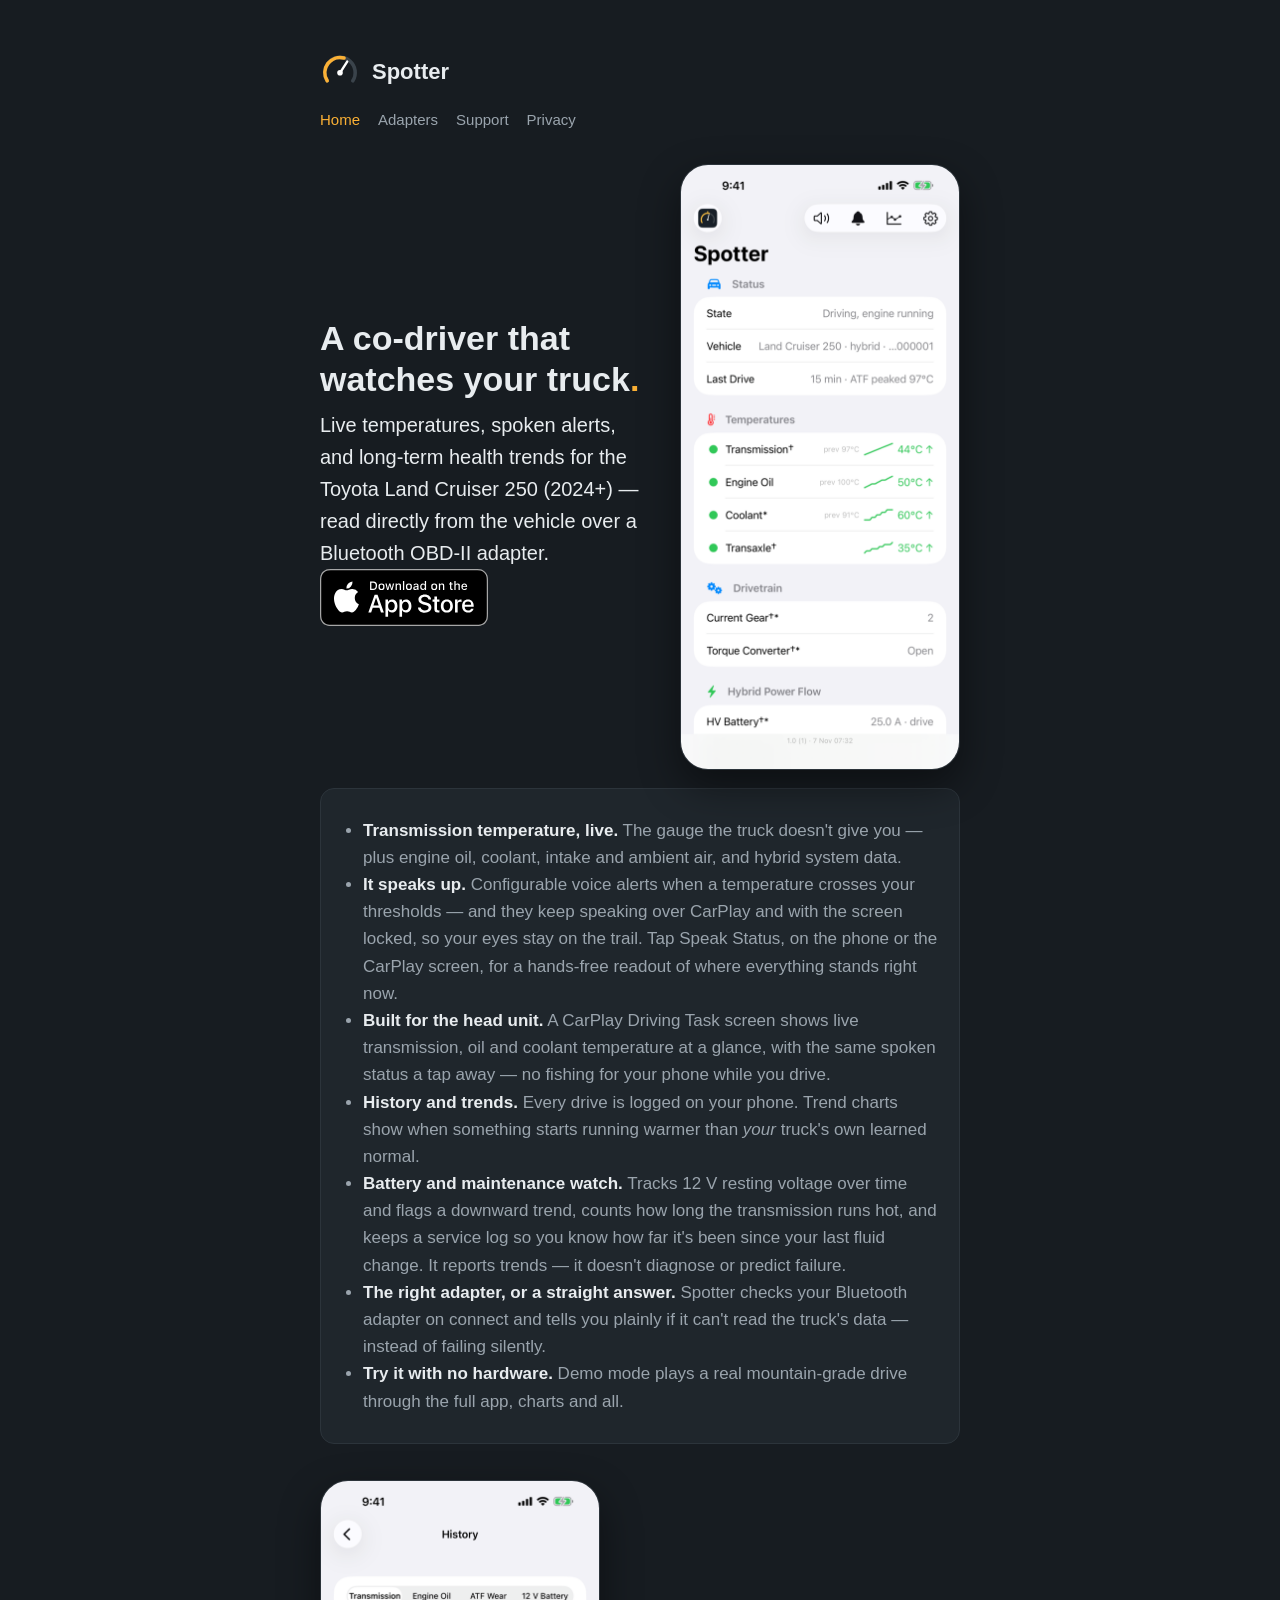
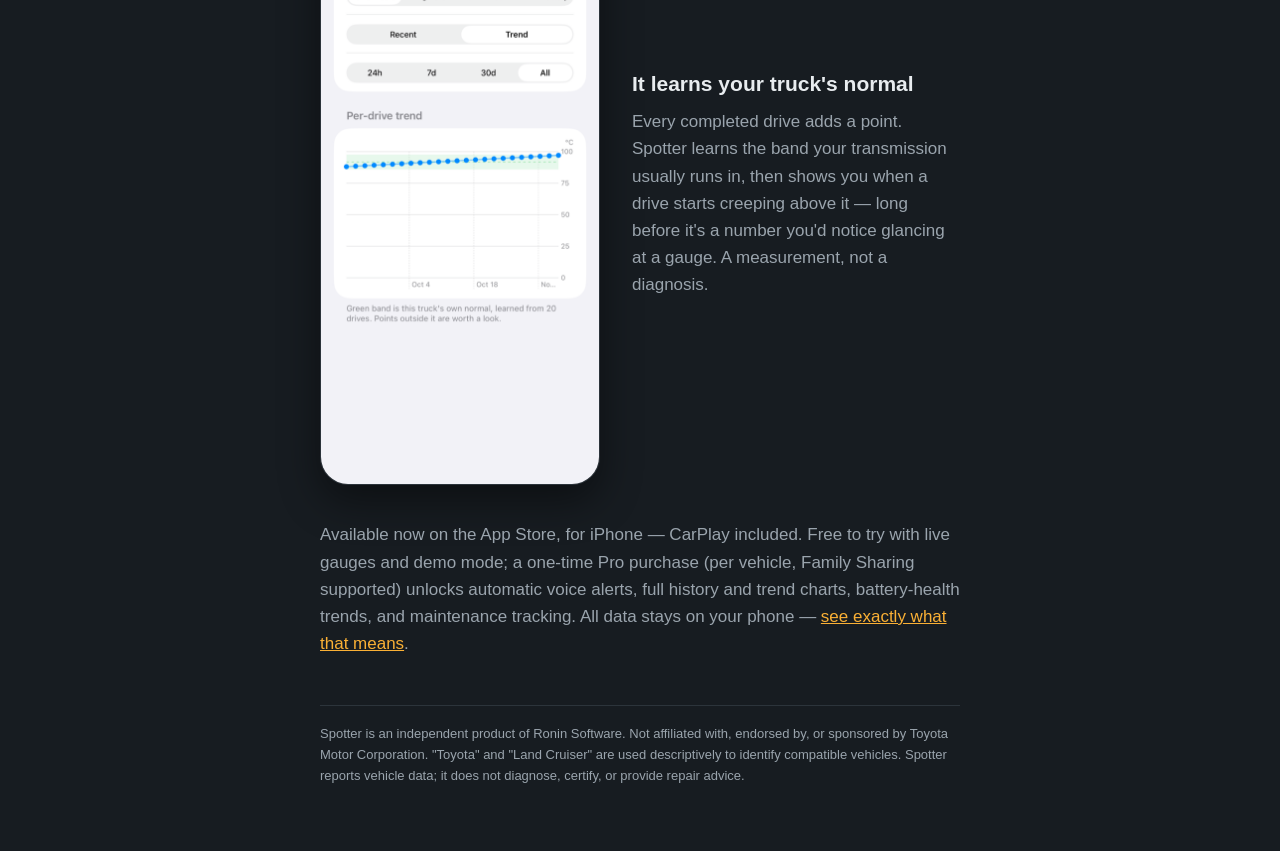
<file: index.html>
<!DOCTYPE html>
<html lang="en">
<head>
<meta charset="utf-8">
<meta name="viewport" content="width=device-width, initial-scale=1">
<title>Spotter — Truck Health Monitor</title>
<link rel="stylesheet" href="style.css">
</head>
<body>
<main>
<header class="site"><svg viewBox="0 0 100 100" xmlns="http://www.w3.org/2000/svg" class="dial" aria-hidden="true">
  <path d="M 18 72 A 38 38 0 1 1 82 72" fill="none" stroke="#3a434b" stroke-width="9" stroke-linecap="round"/>
  <path d="M 18 72 A 38 38 0 0 1 60 15" fill="none" stroke="#fab035" stroke-width="9" stroke-linecap="round"/>
  <line x1="50" y1="52" x2="68" y2="24" stroke="#fff" stroke-width="6" stroke-linecap="round"/>
  <circle cx="50" cy="52" r="7" fill="#fff"/>
</svg><a href="index.html">Spotter</a></header>
<nav>
  <a href="index.html" class="here">Home</a>
  <a href="adapters.html" >Adapters</a>
  <a href="support.html" >Support</a>
  <a href="privacy.html" >Privacy</a>
</nav>
<section class="hero">
<div class="hero-copy">
<h1>A co-driver that watches your truck<span class="amber">.</span></h1>
<p class="lead">Live temperatures, spoken alerts, and long-term health trends for the
Toyota Land Cruiser 250 (2024+) — read directly from the vehicle over a Bluetooth OBD-II
adapter.</p>
<p><a class="badge-link" href="https://apps.apple.com/app/id6826431622"><img class="badge"
src="appstore-badge.svg" width="168" height="56" alt="Download on the App Store"></a></p>
</div>
<img class="hero-shot" src="hero-dashboard.png" width="280"
alt="Spotter's dashboard: live transmission, engine oil, coolant and transaxle temperatures
with colour-coded values and trend sparklines.">
</section>
<div class="panel">
<ul>
<li><strong>Transmission temperature, live.</strong> The gauge the truck doesn't give you —
plus engine oil, coolant, intake and ambient air, and hybrid system data.</li>
<li><strong>It speaks up.</strong> Configurable voice alerts when a temperature crosses your
thresholds — and they keep speaking over CarPlay and with the screen locked, so your eyes
stay on the trail. Tap Speak Status, on the phone or the CarPlay screen, for a hands-free
readout of where everything stands right now.</li>
<li><strong>Built for the head unit.</strong> A CarPlay Driving Task screen shows live
transmission, oil and coolant temperature at a glance, with the same spoken status a tap
away — no fishing for your phone while you drive.</li>
<li><strong>History and trends.</strong> Every drive is logged on your phone. Trend charts
show when something starts running warmer than <em>your</em> truck's own learned normal.</li>
<li><strong>Battery and maintenance watch.</strong> Tracks 12&nbsp;V resting voltage over time
and flags a downward trend, counts how long the transmission runs hot, and keeps a service log
so you know how far it's been since your last fluid change. It reports trends — it doesn't
diagnose or predict failure.</li>
<li><strong>The right adapter, or a straight answer.</strong> Spotter checks your Bluetooth
adapter on connect and tells you plainly if it can't read the truck's data — instead of
failing silently.</li>
<li><strong>Try it with no hardware.</strong> Demo mode plays a real mountain-grade drive
through the full app, charts and all.</li>
</ul>
</div>
<section class="showcase">
<img class="hero-shot" src="hero-trend.png" width="280"
alt="A trend chart of per-drive transmission temperature against a learned green baseline band.">
<div class="hero-copy">
<h2>It learns your truck's normal</h2>
<p>Every completed drive adds a point. Spotter learns the band your transmission usually runs
in, then shows you when a drive starts creeping above it — long before it's a number you'd
notice glancing at a gauge. A measurement, not a diagnosis.</p>
</div>
</section>
<p>Available now on the App Store, for iPhone — CarPlay included. Free to try with live gauges
and demo mode; a one-time Pro purchase (per vehicle, Family Sharing supported) unlocks
automatic voice alerts, full history and trend charts, battery-health trends, and maintenance
tracking. All data stays on your phone — <a href="privacy.html">see exactly what that
means</a>.</p>
<footer>
<p>Spotter is an independent product of Ronin Software. Not affiliated with, endorsed by, or
sponsored by Toyota Motor Corporation. "Toyota" and "Land Cruiser" are used descriptively to
identify compatible vehicles. Spotter reports vehicle data; it does not diagnose, certify, or
provide repair advice.</p>
</footer>
</main>
</body>
</html>
</file>
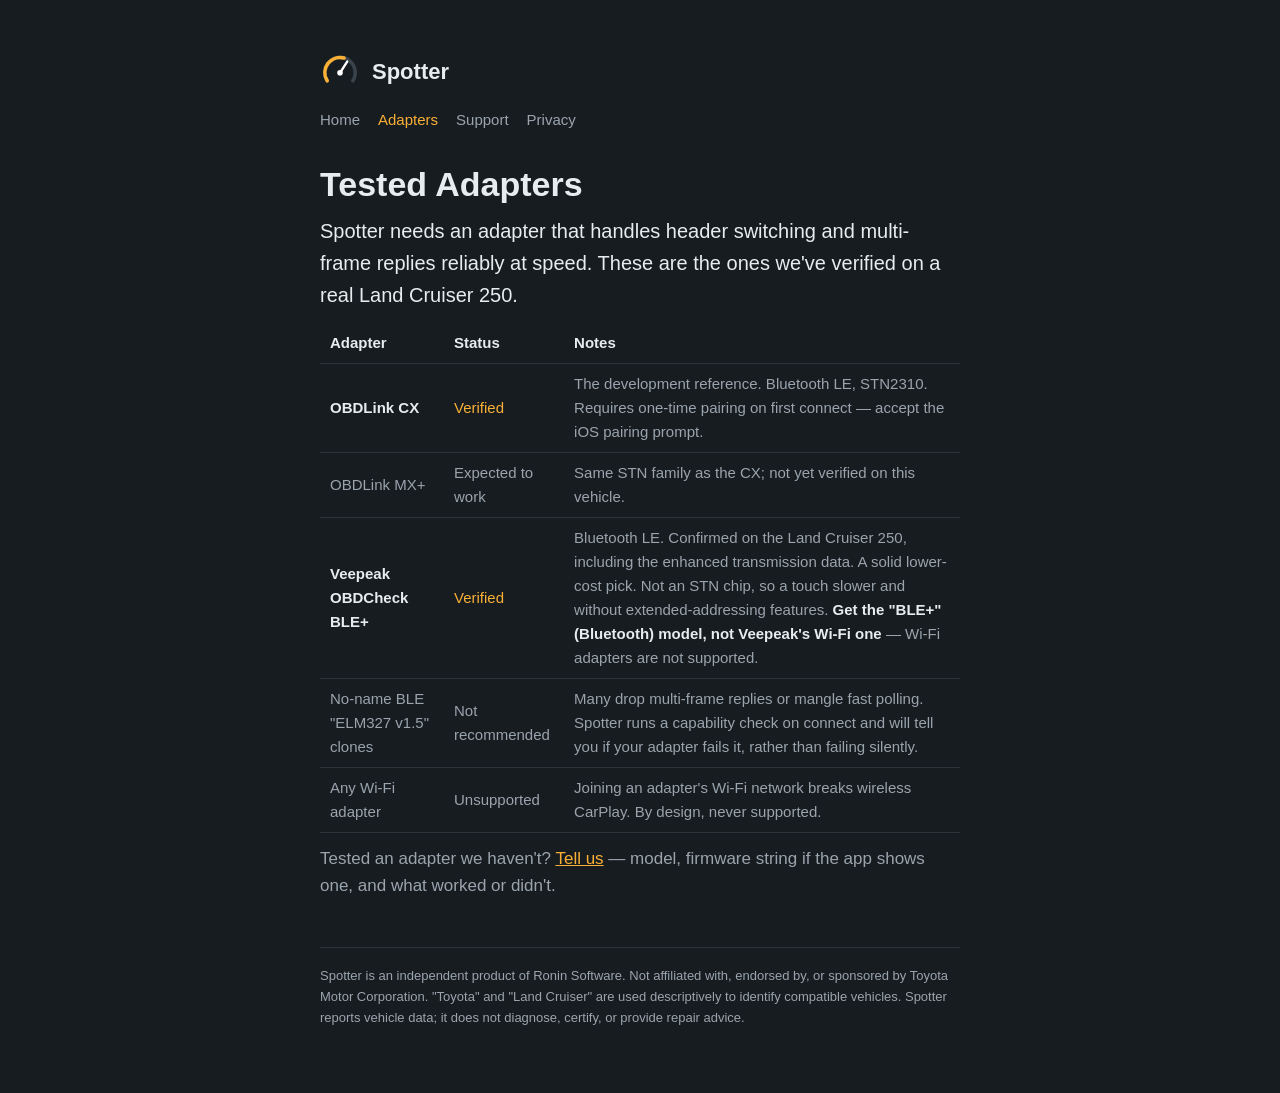
<file: adapters.html>
<!DOCTYPE html>
<html lang="en">
<head>
<meta charset="utf-8">
<meta name="viewport" content="width=device-width, initial-scale=1">
<title>Tested Adapters — Spotter</title>
<link rel="stylesheet" href="style.css">
</head>
<body>
<main>
<header class="site"><svg viewBox="0 0 100 100" xmlns="http://www.w3.org/2000/svg" class="dial" aria-hidden="true">
  <path d="M 18 72 A 38 38 0 1 1 82 72" fill="none" stroke="#3a434b" stroke-width="9" stroke-linecap="round"/>
  <path d="M 18 72 A 38 38 0 0 1 60 15" fill="none" stroke="#fab035" stroke-width="9" stroke-linecap="round"/>
  <line x1="50" y1="52" x2="68" y2="24" stroke="#fff" stroke-width="6" stroke-linecap="round"/>
  <circle cx="50" cy="52" r="7" fill="#fff"/>
</svg><a href="index.html">Spotter</a></header>
<nav>
  <a href="index.html" >Home</a>
  <a href="adapters.html" class="here">Adapters</a>
  <a href="support.html" >Support</a>
  <a href="privacy.html" >Privacy</a>
</nav>
<h1>Tested Adapters</h1>
<p class="lead">Spotter needs an adapter that handles header switching and multi-frame
replies reliably at speed. These are the ones we've verified on a real Land Cruiser 250.</p>
<table>
<tr><th>Adapter</th><th>Status</th><th>Notes</th></tr>
<tr><td><strong>OBDLink CX</strong></td><td class="amber">Verified</td>
<td>The development reference. Bluetooth LE, STN2310. Requires one-time pairing on first
connect — accept the iOS pairing prompt.</td></tr>
<tr><td>OBDLink MX+</td><td>Expected to work</td>
<td>Same STN family as the CX; not yet verified on this vehicle.</td></tr>
<tr><td><strong>Veepeak OBDCheck BLE+</strong></td><td class="amber">Verified</td>
<td>Bluetooth LE. Confirmed on the Land Cruiser 250, including the enhanced transmission data.
A solid lower-cost pick. Not an STN chip, so a touch slower and without extended-addressing
features. <strong>Get the "BLE+" (Bluetooth) model, not Veepeak's Wi-Fi one</strong> — Wi-Fi
adapters are not supported.</td></tr>
<tr><td>No-name BLE "ELM327 v1.5" clones</td><td>Not recommended</td>
<td>Many drop multi-frame replies or mangle fast polling. Spotter runs a capability check on
connect and will tell you if your adapter fails it, rather than failing silently.</td></tr>
<tr><td>Any Wi-Fi adapter</td><td>Unsupported</td>
<td>Joining an adapter's Wi-Fi network breaks wireless CarPlay. By design, never supported.</td></tr>
</table>
<p>Tested an adapter we haven't? <a href="mailto:support@spottertruck.app">Tell us</a> —
model, firmware string if the app shows one, and what worked or didn't.</p>
<footer>
<p>Spotter is an independent product of Ronin Software. Not affiliated with, endorsed by, or
sponsored by Toyota Motor Corporation. "Toyota" and "Land Cruiser" are used descriptively to
identify compatible vehicles. Spotter reports vehicle data; it does not diagnose, certify, or
provide repair advice.</p>
</footer>
</main>
</body>
</html>
</file>
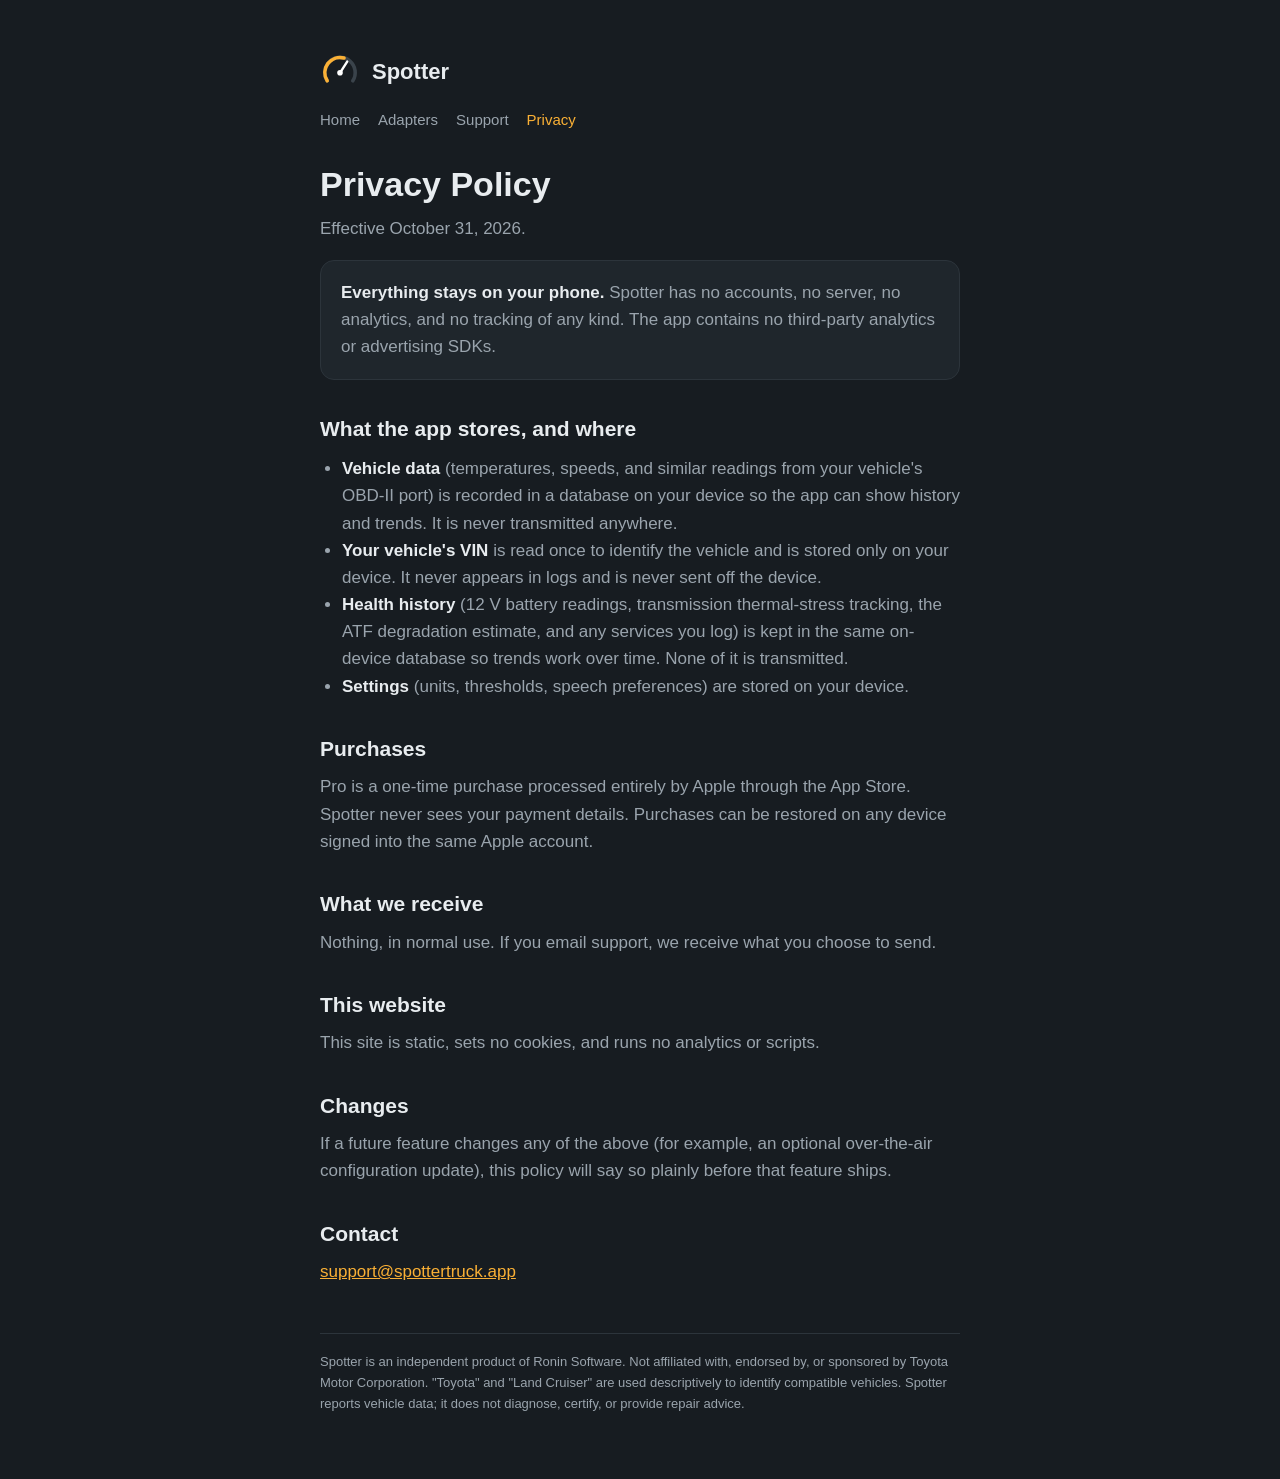
<file: privacy.html>
<!DOCTYPE html>
<html lang="en">
<head>
<meta charset="utf-8">
<meta name="viewport" content="width=device-width, initial-scale=1">
<title>Privacy — Spotter</title>
<link rel="stylesheet" href="style.css">
</head>
<body>
<main>
<header class="site"><svg viewBox="0 0 100 100" xmlns="http://www.w3.org/2000/svg" class="dial" aria-hidden="true">
  <path d="M 18 72 A 38 38 0 1 1 82 72" fill="none" stroke="#3a434b" stroke-width="9" stroke-linecap="round"/>
  <path d="M 18 72 A 38 38 0 0 1 60 15" fill="none" stroke="#fab035" stroke-width="9" stroke-linecap="round"/>
  <line x1="50" y1="52" x2="68" y2="24" stroke="#fff" stroke-width="6" stroke-linecap="round"/>
  <circle cx="50" cy="52" r="7" fill="#fff"/>
</svg><a href="index.html">Spotter</a></header>
<nav>
  <a href="index.html" >Home</a>
  <a href="adapters.html" >Adapters</a>
  <a href="support.html" >Support</a>
  <a href="privacy.html" class="here">Privacy</a>
</nav>
<h1>Privacy Policy</h1>
<p>Effective October 31, 2026.</p>
<div class="panel">
<p><strong>Everything stays on your phone.</strong> Spotter has no accounts, no server, no
analytics, and no tracking of any kind. The app contains no third-party analytics or
advertising SDKs.</p>
</div>
<h2>What the app stores, and where</h2>
<ul>
<li><strong>Vehicle data</strong> (temperatures, speeds, and similar readings from your
vehicle's OBD-II port) is recorded in a database on your device so the app can show history
and trends. It is never transmitted anywhere.</li>
<li><strong>Your vehicle's VIN</strong> is read once to identify the vehicle and is stored
only on your device. It never appears in logs and is never sent off the device.</li>
<li><strong>Health history</strong> (12&nbsp;V battery readings, transmission
thermal-stress tracking, the ATF degradation estimate, and any services you log) is kept in
the same on-device database so trends work over time. None of it is transmitted.</li>
<li><strong>Settings</strong> (units, thresholds, speech preferences) are stored on your
device.</li>
</ul>
<h2>Purchases</h2>
<p>Pro is a one-time purchase processed entirely by Apple through the App Store. Spotter
never sees your payment details. Purchases can be restored on any device signed into the
same Apple account.</p>
<h2>What we receive</h2>
<p>Nothing, in normal use. If you email support, we receive what you choose to send.</p>
<h2>This website</h2>
<p>This site is static, sets no cookies, and runs no analytics or scripts.</p>
<h2>Changes</h2>
<p>If a future feature changes any of the above (for example, an optional over-the-air
configuration update), this policy will say so plainly before that feature ships.</p>
<h2>Contact</h2>
<p><a href="mailto:support@spottertruck.app">support@spottertruck.app</a></p>
<footer>
<p>Spotter is an independent product of Ronin Software. Not affiliated with, endorsed by, or
sponsored by Toyota Motor Corporation. "Toyota" and "Land Cruiser" are used descriptively to
identify compatible vehicles. Spotter reports vehicle data; it does not diagnose, certify, or
provide repair advice.</p>
</footer>
</main>
</body>
</html>
</file>
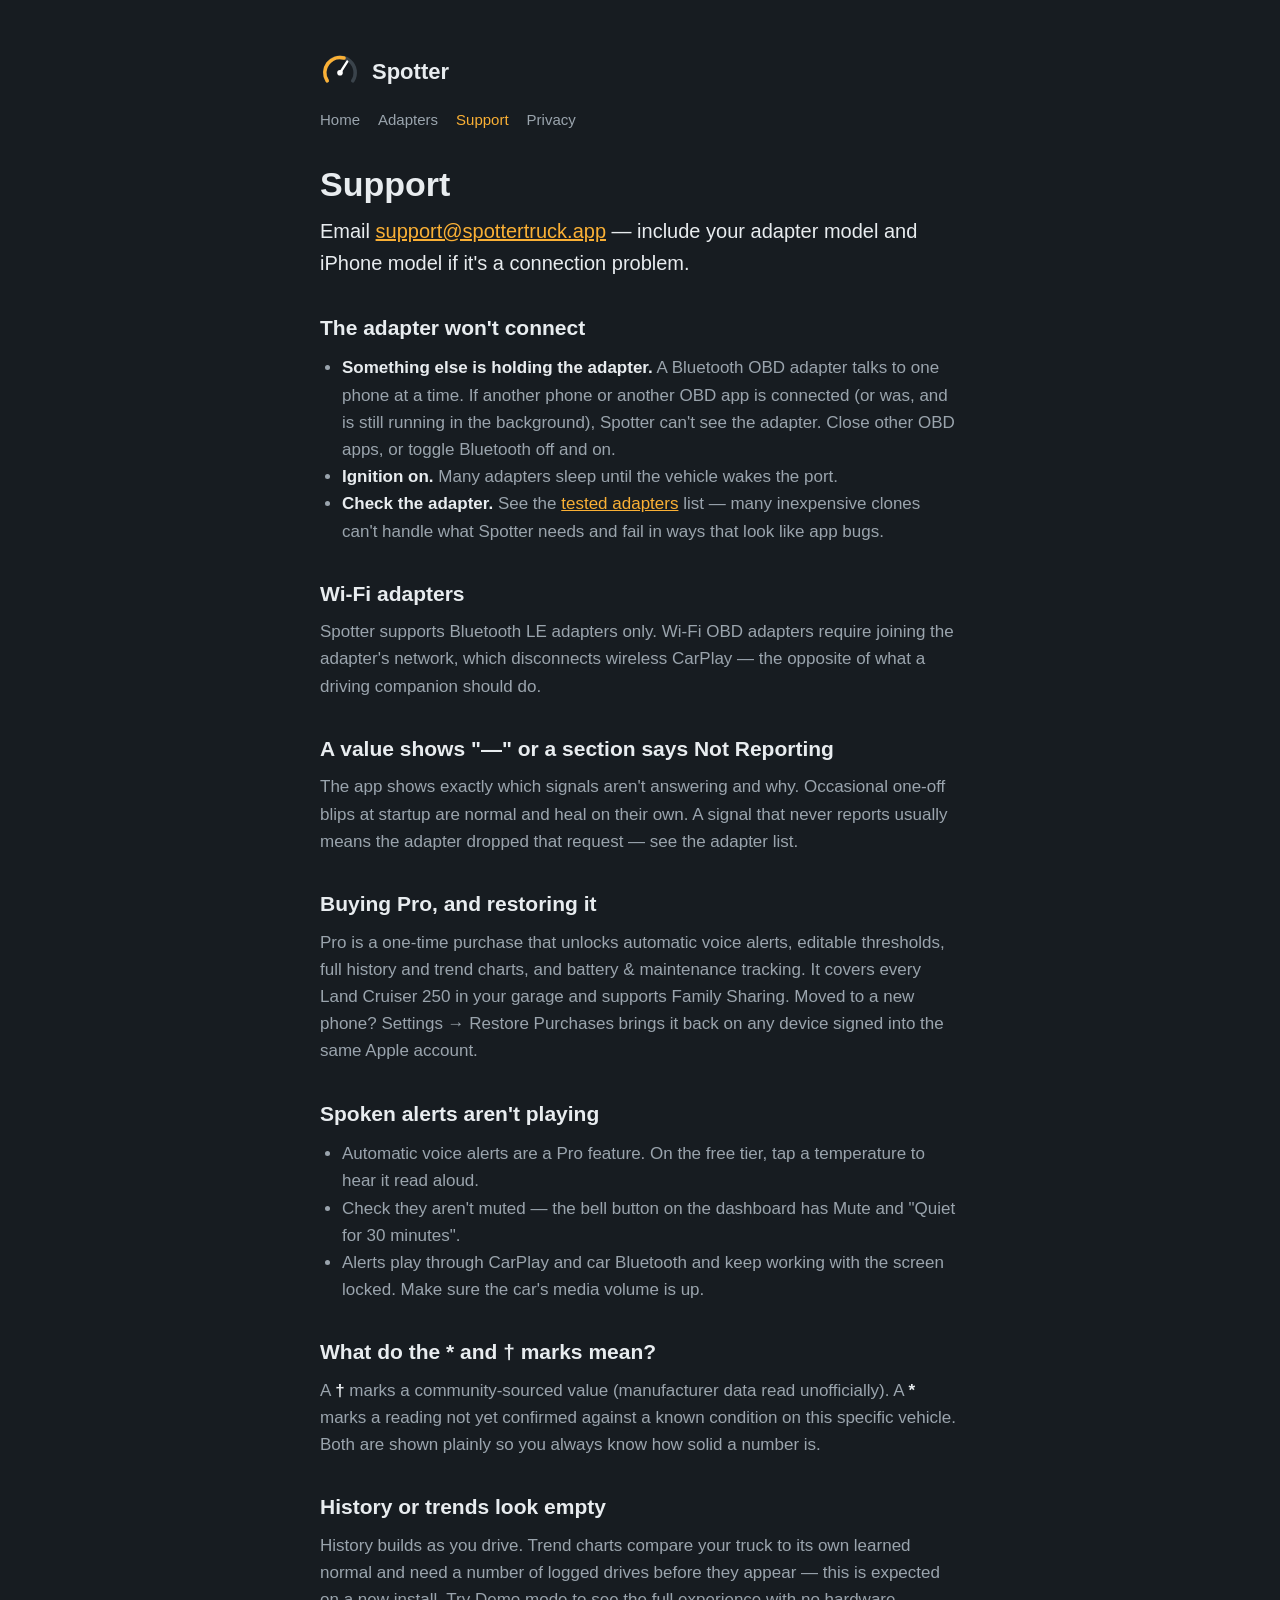
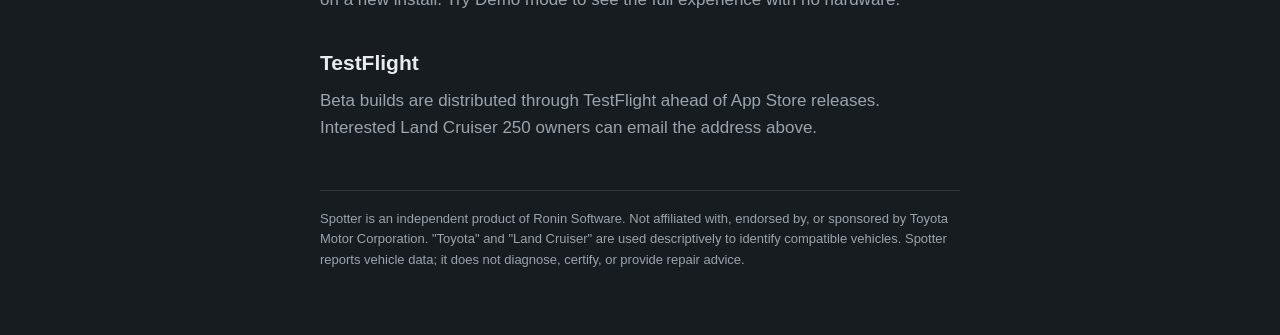
<file: support.html>
<!DOCTYPE html>
<html lang="en">
<head>
<meta charset="utf-8">
<meta name="viewport" content="width=device-width, initial-scale=1">
<title>Support — Spotter</title>
<link rel="stylesheet" href="style.css">
</head>
<body>
<main>
<header class="site"><svg viewBox="0 0 100 100" xmlns="http://www.w3.org/2000/svg" class="dial" aria-hidden="true">
  <path d="M 18 72 A 38 38 0 1 1 82 72" fill="none" stroke="#3a434b" stroke-width="9" stroke-linecap="round"/>
  <path d="M 18 72 A 38 38 0 0 1 60 15" fill="none" stroke="#fab035" stroke-width="9" stroke-linecap="round"/>
  <line x1="50" y1="52" x2="68" y2="24" stroke="#fff" stroke-width="6" stroke-linecap="round"/>
  <circle cx="50" cy="52" r="7" fill="#fff"/>
</svg><a href="index.html">Spotter</a></header>
<nav>
  <a href="index.html" >Home</a>
  <a href="adapters.html" >Adapters</a>
  <a href="support.html" class="here">Support</a>
  <a href="privacy.html" >Privacy</a>
</nav>
<h1>Support</h1>
<p class="lead">Email <a href="mailto:support@spottertruck.app">support@spottertruck.app</a>
— include your adapter model and iPhone model if it's a connection problem.</p>
<h2>The adapter won't connect</h2>
<ul>
<li><strong>Something else is holding the adapter.</strong> A Bluetooth OBD adapter talks to
one phone at a time. If another phone or another OBD app is connected (or was, and is still
running in the background), Spotter can't see the adapter. Close other OBD apps, or toggle
Bluetooth off and on.</li>
<li><strong>Ignition on.</strong> Many adapters sleep until the vehicle wakes the port.</li>
<li><strong>Check the adapter.</strong> See the <a href="adapters.html">tested adapters</a>
list — many inexpensive clones can't handle what Spotter needs and fail in ways that look
like app bugs.</li>
</ul>
<h2>Wi-Fi adapters</h2>
<p>Spotter supports Bluetooth LE adapters only. Wi-Fi OBD adapters require joining the
adapter's network, which disconnects wireless CarPlay — the opposite of what a driving
companion should do.</p>
<h2>A value shows "—" or a section says Not Reporting</h2>
<p>The app shows exactly which signals aren't answering and why. Occasional one-off blips at
startup are normal and heal on their own. A signal that never reports usually means the
adapter dropped that request — see the adapter list.</p>
<h2>Buying Pro, and restoring it</h2>
<p>Pro is a one-time purchase that unlocks automatic voice alerts, editable thresholds, full
history and trend charts, and battery &amp; maintenance tracking. It covers every Land Cruiser
250 in your garage and supports Family Sharing. Moved to a new phone? Settings &rarr; Restore
Purchases brings it back on any device signed into the same Apple account.</p>

<h2>Spoken alerts aren't playing</h2>
<ul>
<li>Automatic voice alerts are a Pro feature. On the free tier, tap a temperature to hear it
read aloud.</li>
<li>Check they aren't muted — the bell button on the dashboard has Mute and "Quiet for 30
minutes".</li>
<li>Alerts play through CarPlay and car Bluetooth and keep working with the screen locked.
Make sure the car's media volume is up.</li>
</ul>

<h2>What do the * and &dagger; marks mean?</h2>
<p>A <strong>&dagger;</strong> marks a community-sourced value (manufacturer data read
unofficially). A <strong>*</strong> marks a reading not yet confirmed against a known condition
on this specific vehicle. Both are shown plainly so you always know how solid a number is.</p>

<h2>History or trends look empty</h2>
<p>History builds as you drive. Trend charts compare your truck to its own learned normal and
need a number of logged drives before they appear — this is expected on a new install. Try
Demo mode to see the full experience with no hardware.</p>

<h2>TestFlight</h2>
<p>Beta builds are distributed through TestFlight ahead of App Store releases. Interested
Land Cruiser 250 owners can email the address above.</p>
<footer>
<p>Spotter is an independent product of Ronin Software. Not affiliated with, endorsed by, or
sponsored by Toyota Motor Corporation. "Toyota" and "Land Cruiser" are used descriptively to
identify compatible vehicles. Spotter reports vehicle data; it does not diagnose, certify, or
provide repair advice.</p>
</footer>
</main>
</body>
</html>
</file>
<file: style.css>
/* Spotter site — matches the app icon palette. No JS, no fonts fetched, no tracking:
   the privacy policy's claims apply to this site too. */
:root {
  --bg: #171c21; --panel: #1f262c; --text: #e8ecef; --muted: #9aa4ad;
  --amber: #fab035; --line: #2c343b;
}
* { margin: 0; padding: 0; box-sizing: border-box; }
body {
  background: var(--bg); color: var(--text);
  font: 17px/1.6 -apple-system, BlinkMacSystemFont, "Segoe UI", Roboto, sans-serif;
}
main { max-width: 680px; margin: 0 auto; padding: 24px 20px 64px; }
header.site { display: flex; align-items: center; gap: 12px; padding: 28px 0 8px; }
header.site .dial { width: 40px; height: 40px; }
header.site a { color: var(--text); text-decoration: none; font-weight: 700; font-size: 22px; }
nav { margin: 8px 0 32px; display: flex; gap: 18px; flex-wrap: wrap; }
nav a { color: var(--muted); text-decoration: none; font-size: 15px; }
nav a:hover, nav a.here { color: var(--amber); }
h1 { font-size: 34px; line-height: 1.2; margin: 18px 0 10px; }
h2 { font-size: 21px; margin: 32px 0 8px; }
p, li { color: var(--muted); }
p.lead { font-size: 20px; color: var(--text); }
strong { color: var(--text); }
ul { padding-left: 22px; margin: 10px 0; }
.panel {
  background: var(--panel); border: 1px solid var(--line); border-radius: 14px;
  padding: 18px 20px; margin: 18px 0;
}
.amber { color: var(--amber); }
a { color: var(--amber); }
footer { margin-top: 48px; padding-top: 18px; border-top: 1px solid var(--line);
         font-size: 13px; color: var(--muted); }
table { width: 100%; border-collapse: collapse; margin: 12px 0; }
th, td { text-align: left; padding: 8px 10px; border-bottom: 1px solid var(--line);
         color: var(--muted); font-size: 15px; }
th { color: var(--text); }

.cta {
  display: inline-block; margin: 8px 0 4px;
  background: var(--amber); color: #171c21;
  font-weight: 600; text-decoration: none;
  padding: 12px 22px; border-radius: 12px;
}
.cta:hover { filter: brightness(1.07); }

/* Hero: copy beside a phone screenshot on wide screens, stacked on narrow. */
.hero { display: flex; gap: 32px; align-items: center; flex-wrap: wrap; margin-top: 8px; }
.hero-copy { flex: 1 1 300px; }
.hero-shot {
  flex: 0 0 auto; width: 280px; max-width: 100%; height: auto;
  border-radius: 28px; border: 1px solid var(--line);
  box-shadow: 0 16px 40px rgba(0,0,0,0.45);
}
@media (max-width: 560px) {
  .hero { gap: 20px; }
  .hero-shot { width: 220px; margin: 0 auto; }
}

.badge-link { display: inline-block; }
.badge { width: 168px; height: auto; }

/* Showcase row: screenshot + copy, image leading, mirrors the hero. */
.showcase {
  display: flex; gap: 32px; align-items: center; flex-wrap: wrap; margin: 36px 0;
}
.showcase .hero-copy h2 { margin-top: 0; }
@media (max-width: 560px) {
  .showcase .hero-shot { width: 220px; margin: 0 auto; }
}
</file>
